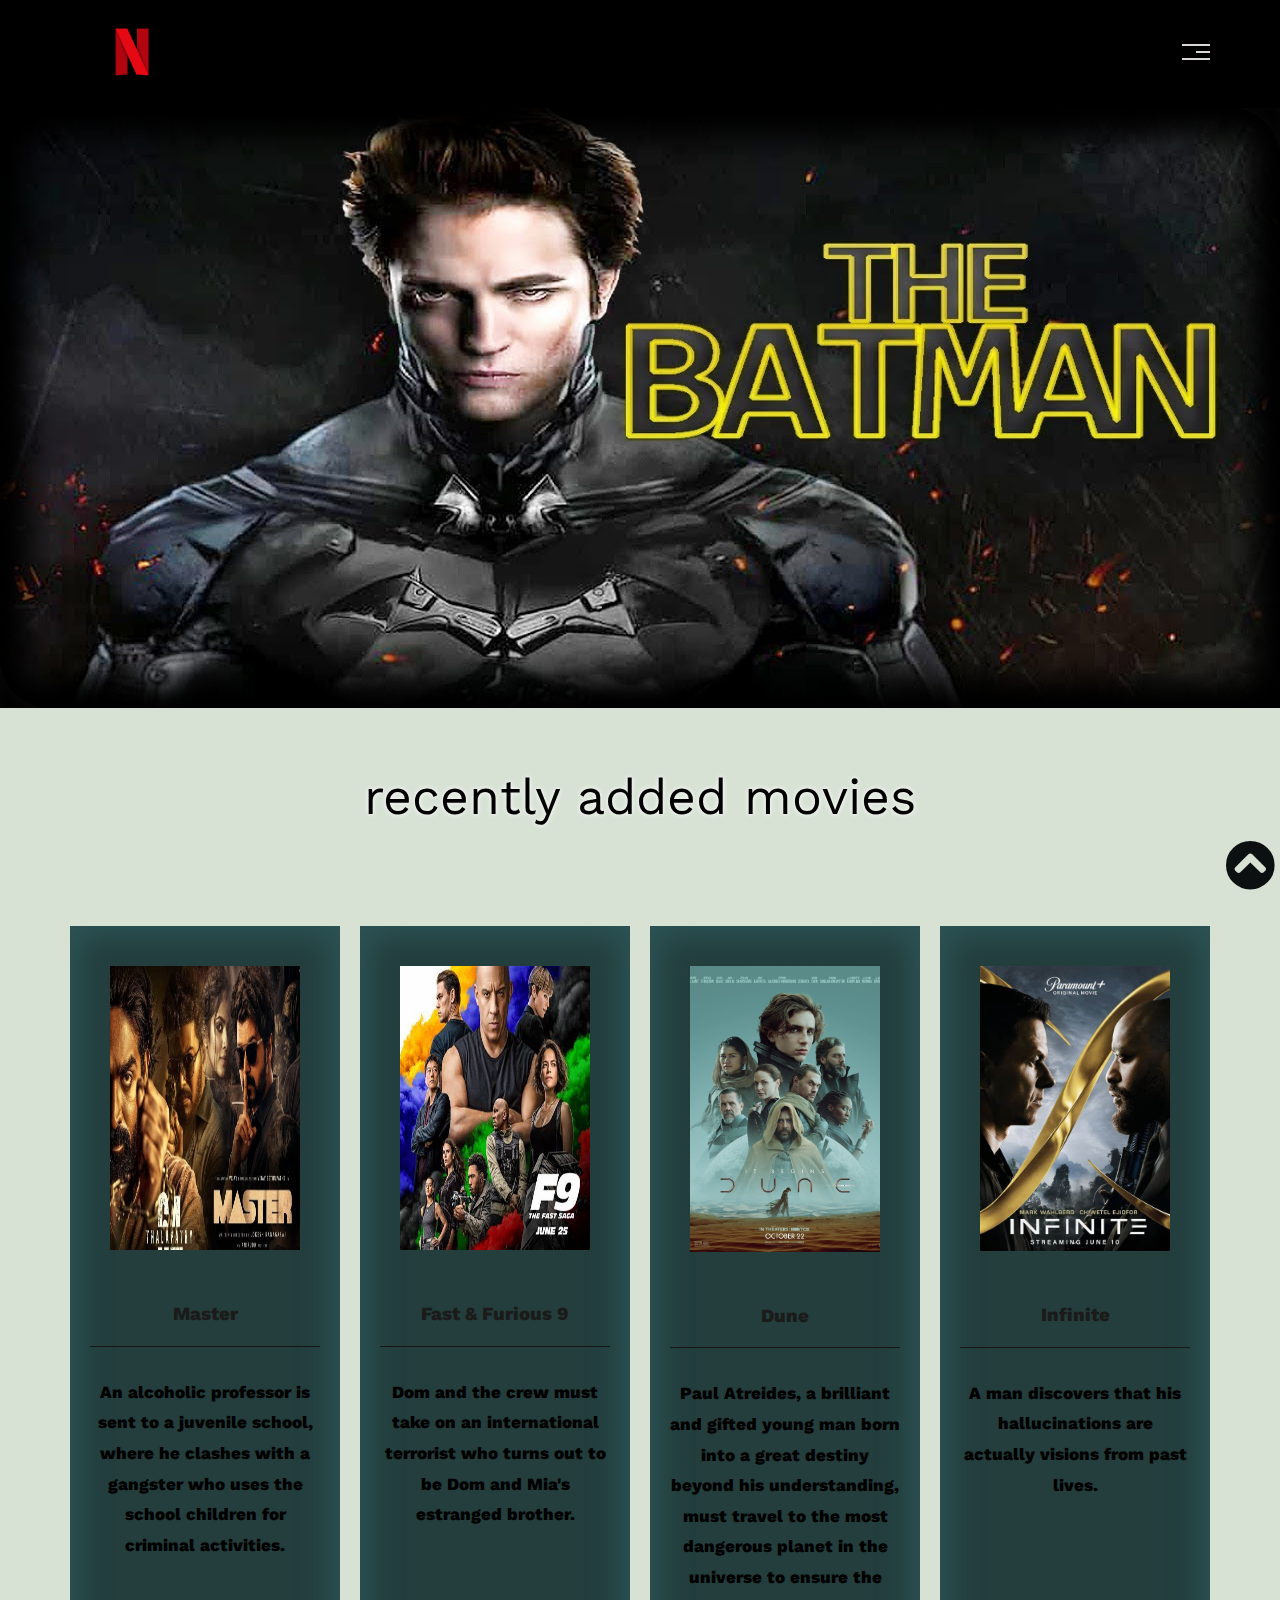
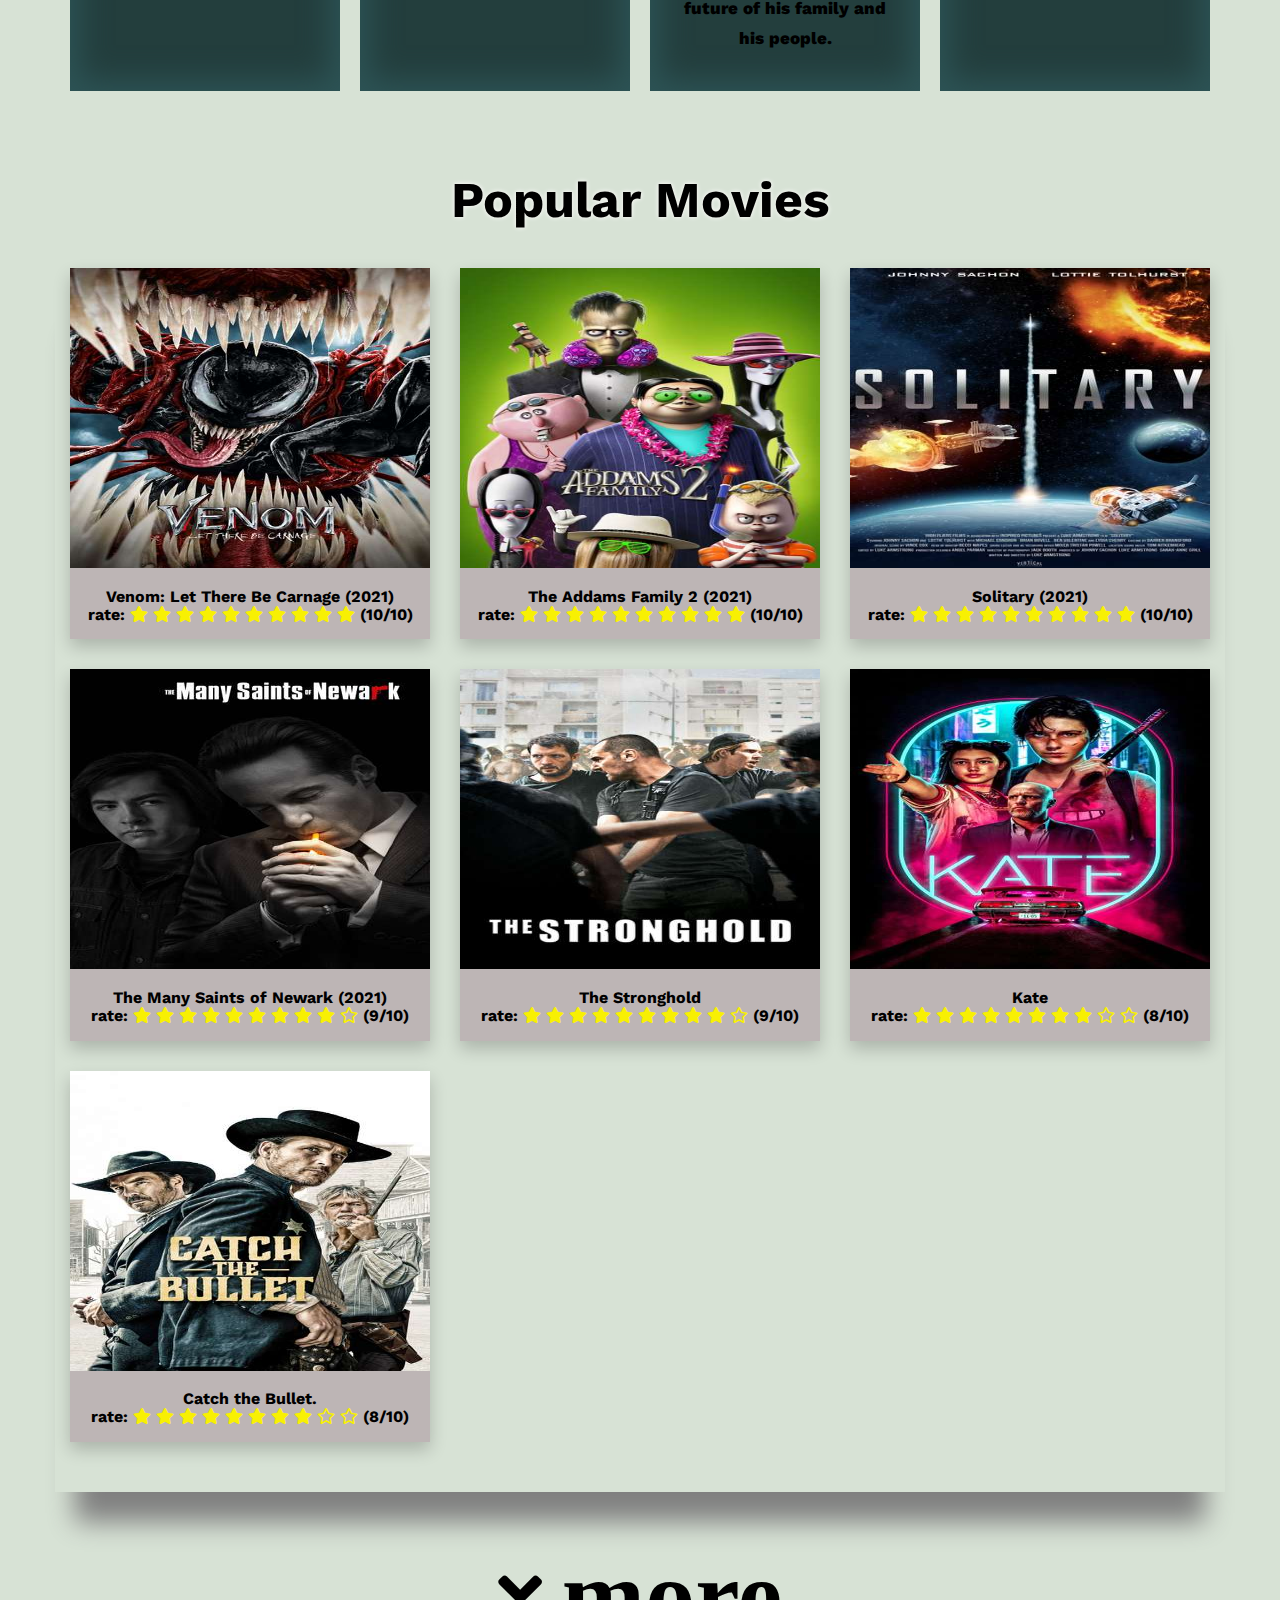
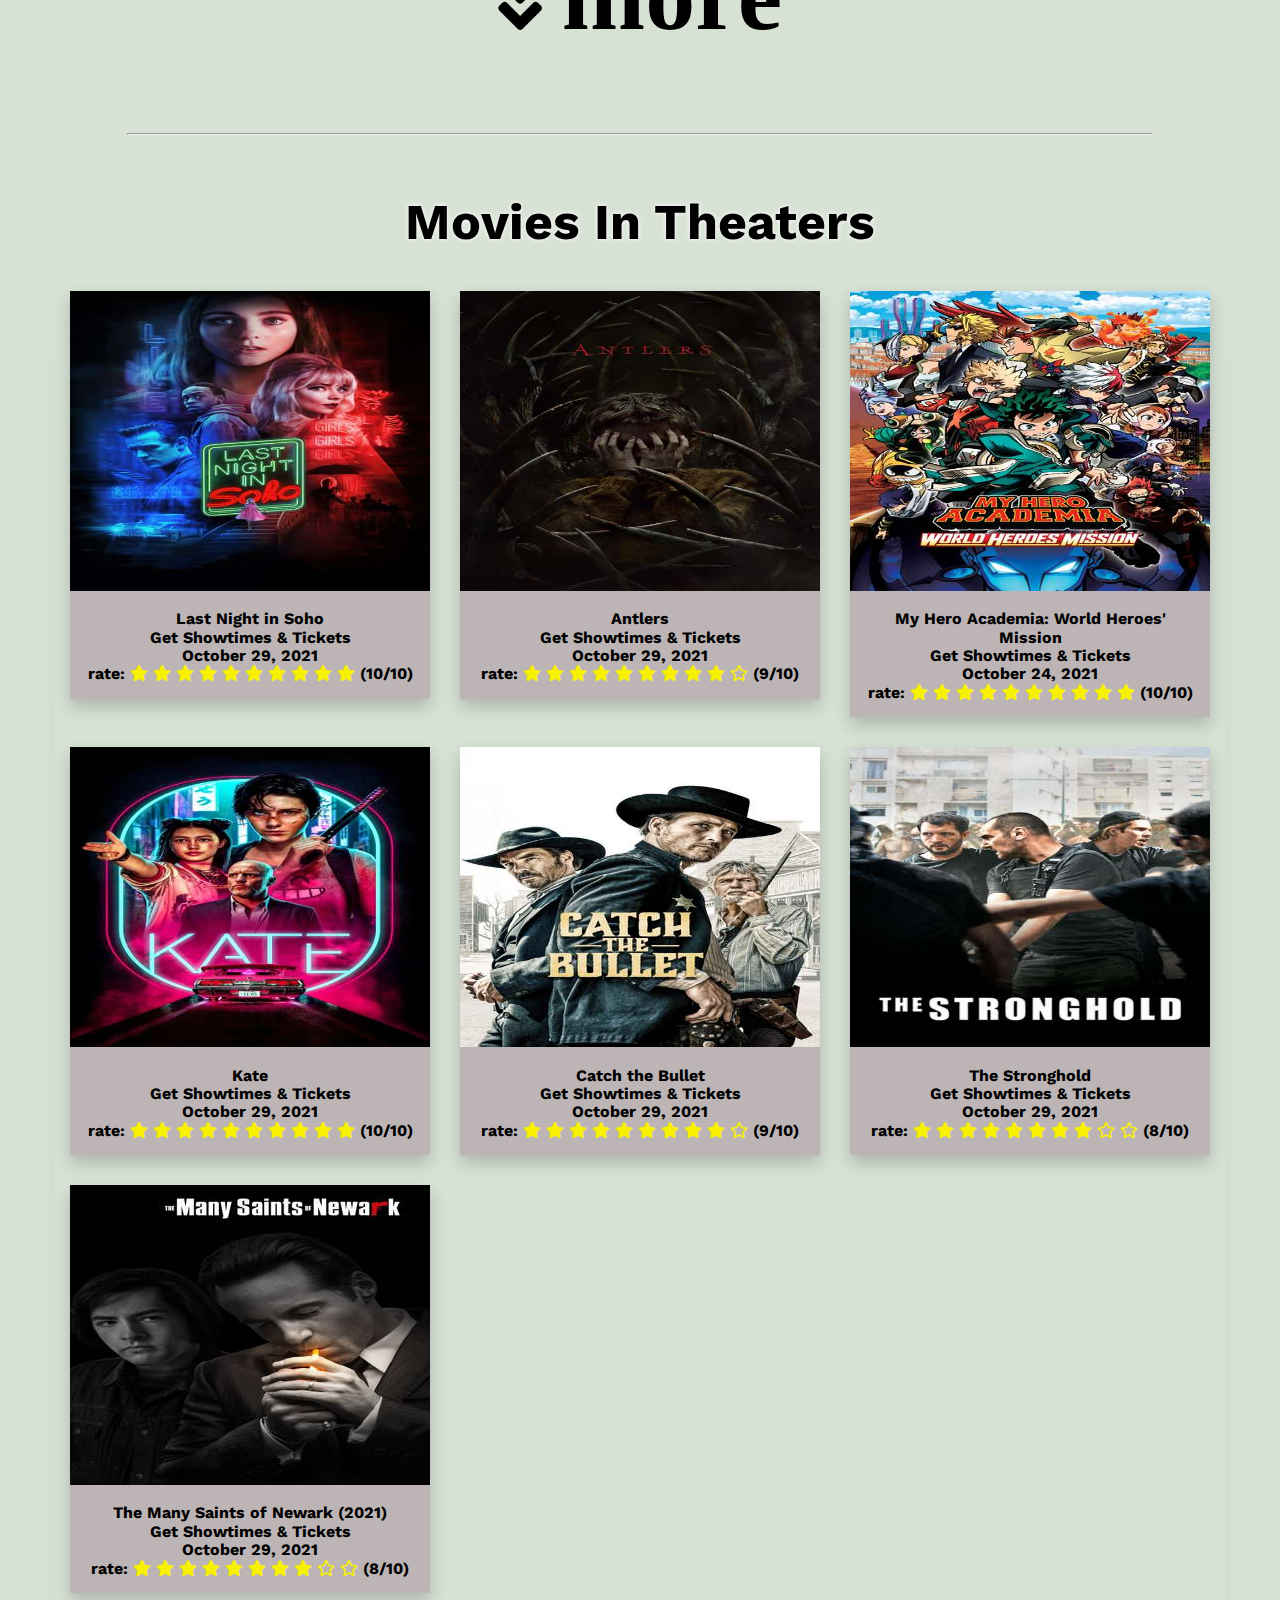
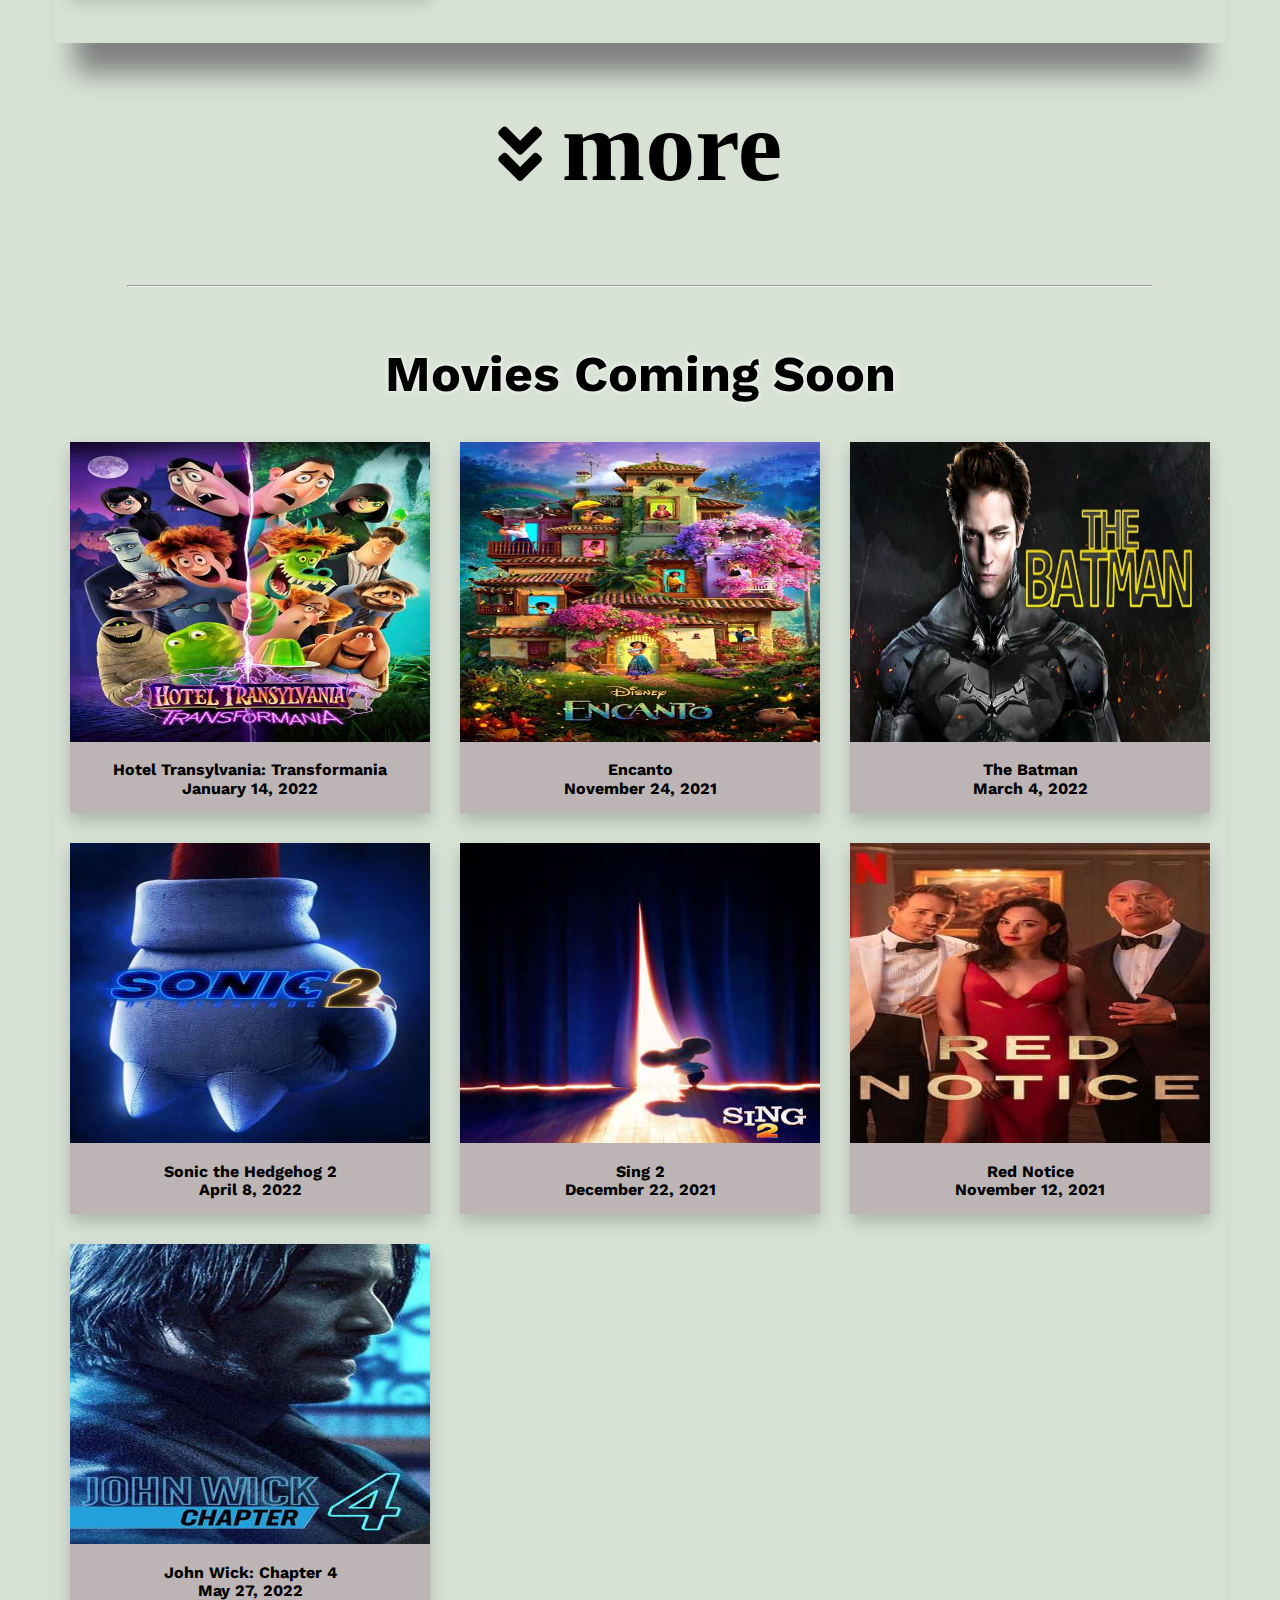
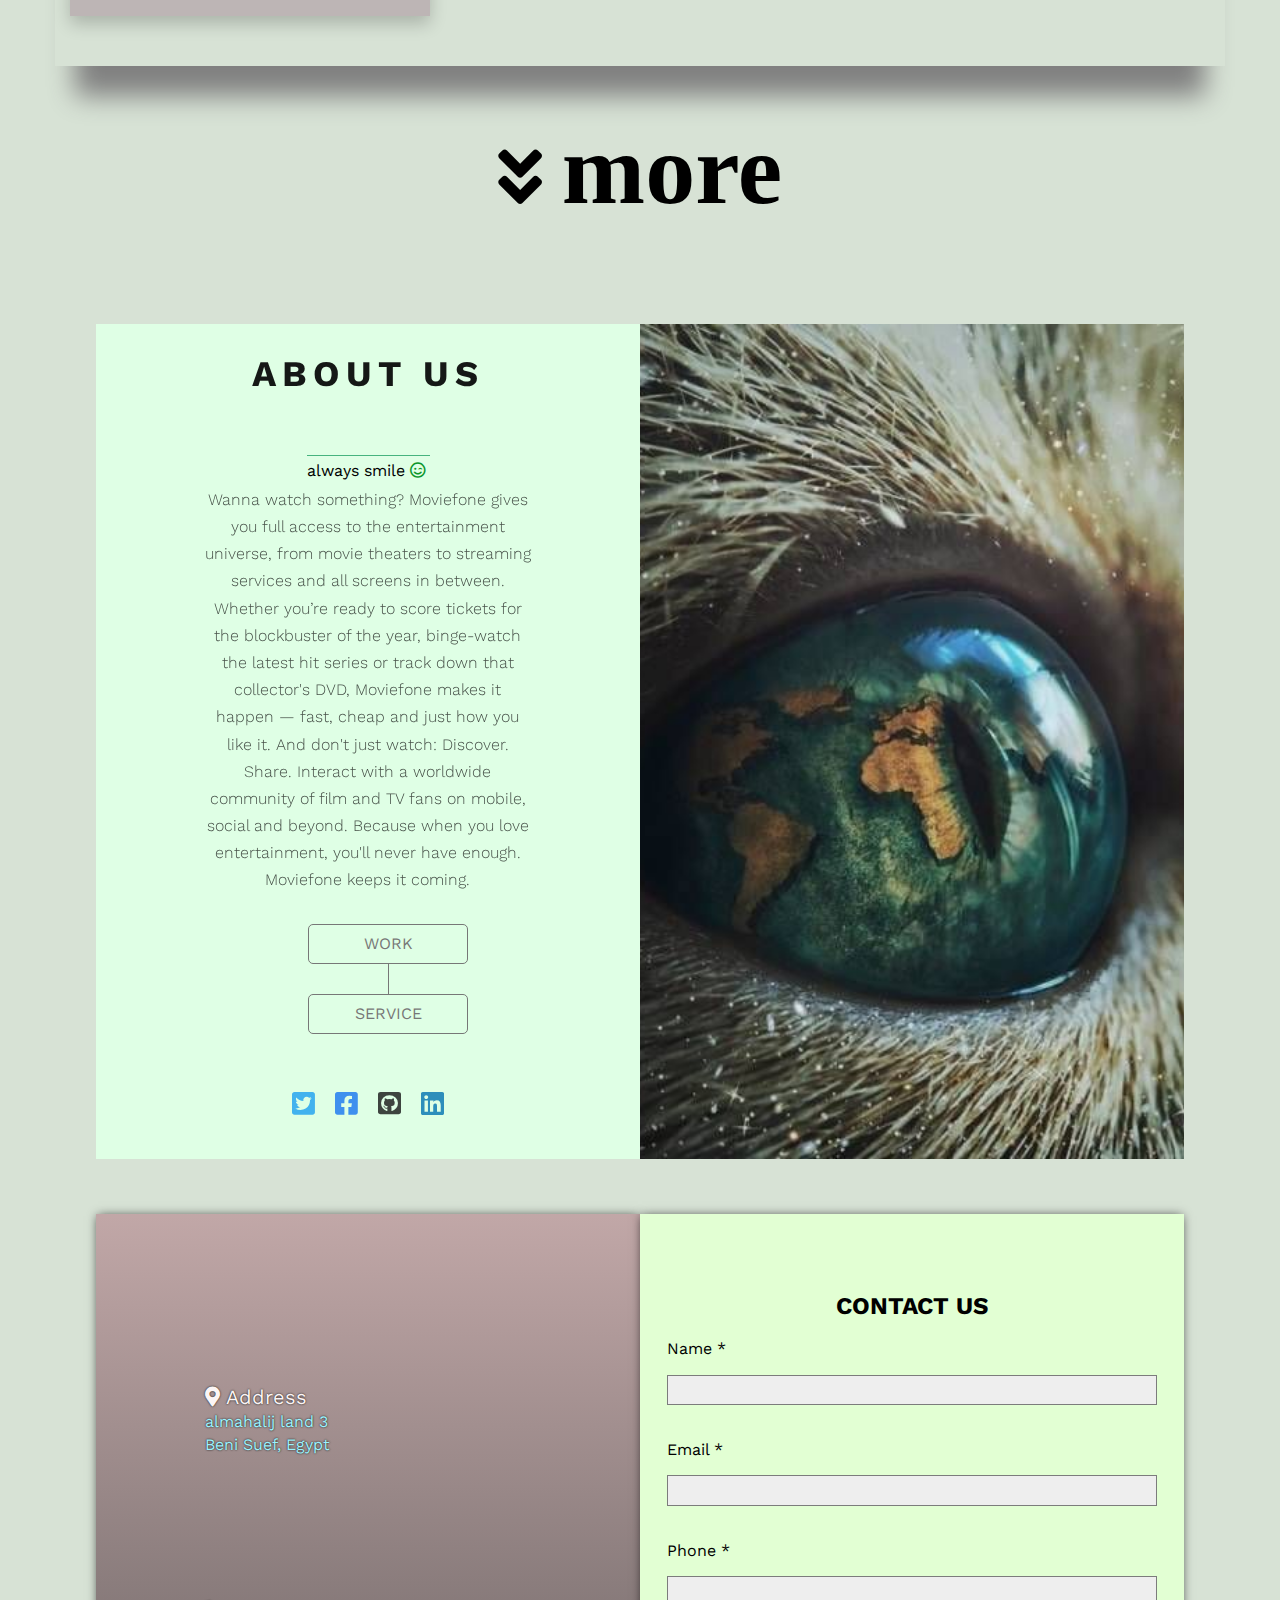
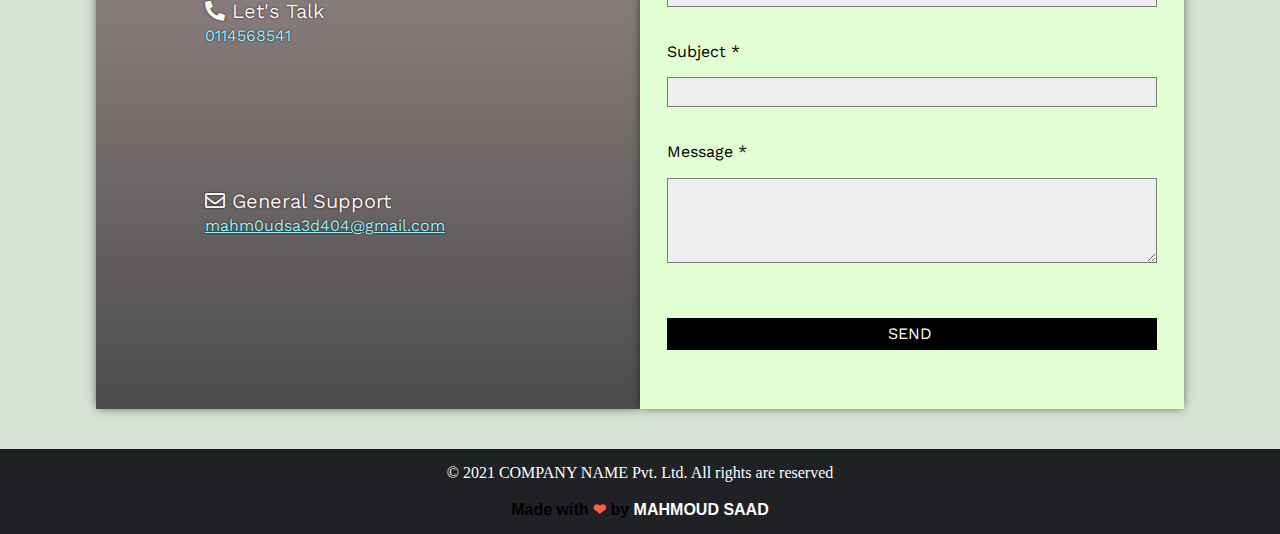
<file: build one/index.html>
<!DOCTYPE html>
<html lang="en">

<head>
    <meta charset="UTF-8">

    <meta http-equiv="X-UA-Compatible" content="IE=edge">
    <meta name="viewport" content="width=device-width, initial-scale=1.0">
    <link rel="stylesheet" href="css/css.css">
    <link rel="stylesheet" href="css/normal.css">
    <link rel="stylesheet" href="css/all.min.css">
    <!-- google font -->
    <link rel="preconnect" href="https://fonts.gstatic.com">
    <link href="https://fonts.googleapis.com/css2?family=Work+Sans:wght@200;300;400;500;600;700;800&display=swap" rel="stylesheet">
    <title>Document</title>
</head>

<body>
    <div class="up">
        <a href="#header"><i class="fa fa-chevron-circle-up " aria-hidden="true"></i></a>
    </div>
    <!-- start Header -->
    <div class="header" id="header">
        <div class="container">
            <a href="https://feto.egybest.online/" target="_blank">
                <img class="logo" src="photo/logo5.png" alt=""></a>
            <div class="links">
                <span class="icon">
                <span></span>
                <span></span>
                <span></span>
                </span>
                <ul>
                    <li>
                        <a href="#home">home</a>
                    </li>
                    <li class="dropdown">
                        <a href="#movie" class="dropbtn">Movie</a>
                        <div class="dropdown-content">
                            <a href="#Popular-Movies">Popular Movies</a>
                            <a href="#Movies-In-Theaters">Movies In Theaters</a>
                            <a href="#Movies-Coming-Soon">Movies Coming Soon</a>
                        </div>
                    </li>

                    <li>
                        <a href="#about">About Us</a>
                    </li>
                    <li>
                        <a href="#contact">Contact</a>
                    </li>
                    <li>
                        <a href="htmlpage/Sign_in.html">Log In</a>
                    </li>


                </ul>
            </div>
        </div>
    </div>
    <!-- end header -->
    <!-- start home -->

    <div class="home">
        <div id="photo">
            <img src="photo/movie1.jpg">
            <img src="photo/movie2.jpg">
            <img src="photo/movie3.jpeg">
            <img src="photo/movie3.jpg">
        </div>
    </div>
    <!-- end home -->
    <!-- start feat -->
    <div class="features">
        <div class="main">
            <p>
                recently added movies </p>
        </div>
        <div class="container">
            <a href="https://www.imdb.com/title/tt10579952/?ref_=nv_sr_srsg_0" target="_blank">
                <div class="feat">
                    <img src="photo/movie3.jpeg" alt="" style="height: 324px;">
                    <h3>Master</h3>
                    <p>An alcoholic professor is sent to a juvenile school, where he clashes with a gangster who uses the school children for criminal activities.</p>
                </div>
            </a>
            <a href="https://feto.egybest.online/movie/fast-and-furious-9-2021/?ref=home-trends" target="_blank">
                <div class="feat">
                    <img src="photo/movie1.jpg" alt="" style="height: 324px;">
                    <h3>Fast & Furious 9</h3>
                    <p>Dom and the crew must take on an international terrorist who turns out to be Dom and Mia's estranged brother.</p>
                </div>
            </a>
            <a href="https://feto.egybest.online/movie/dune-2021/?ref=home-trends" target="_blank">
                <div class="feat">
                    <img src="photo/movie5jpg.jpg" alt="">
                    <h3>Dune </h3>
                    <p>Paul Atreides, a brilliant and gifted young man born into a great destiny beyond his understanding, must travel to the most dangerous planet in the universe to ensure the future of his family and his people.</p>
                </div>
            </a>
            <a href="https://feto.egybest.online/movie/infinite-2021/" target="_blank">
                <div class="feat">
                    <img src="photo/movie2.jpg" alt="">
                    <h3>Infinite</h3>
                    <p>A man discovers that his hallucinations are actually visions from past lives.
                    </p>
                </div>
            </a>

        </div>
    </div>
    <!-- end feat -->
    <!-- start movies  -->
    <div class="movies" id="Popular-Movies">
        <div class="main">
            <p>
                Popular Movies </p>
        </div>
        <div class="container">
            <div class="content">
                <div class="dropdown_imge">
                    <div class="first">
                        <img src="photo/venom.jpg" alt="Venom: Let There Be Carnage (2021)">
                        <div class="desc">Venom: Let There Be Carnage (2021)
                            <br> rate: <span>
                                <i class="fas fa-star"></i>
                                <i class="fas fa-star"></i>
                                <i class="fas fa-star"></i>
                                <i class="fas fa-star"></i>
                                <i class="fas fa-star"></i>
                                <i class="fas fa-star"></i>
                                <i class="fas fa-star"></i>
                                <i class="fas fa-star"></i>
                                <i class="fas fa-star"></i>
                                <i class="fas fa-star"></i>
                                (10/10)
                                </span>
                        </div>
                    </div>
                    <div class="dropdown_imge-content">
                        <img src="photo/venom.jpg" alt="Venom: Let There Be Carnage (2021)">
                        <div class="desc">Tom Hardy returns to the big screen as the lethal protector Venom, one of Marvelâ€™s greatest and most complex characters. Directed by Andy Serkis, the film also stars Michelle Williams, Naomie Harris and Woody Harrelson, in the
                            role of the villain Cletus Kasady/Carnage.<br> rate: <span>
                                <i class="fas fa-star"></i>
                                <i class="fas fa-star"></i>
                                <i class="fas fa-star"></i>
                                <i class="fas fa-star"></i>
                                <i class="fas fa-star"></i>
                                <i class="fas fa-star"></i>
                                <i class="fas fa-star"></i>
                                <i class="fas fa-star"></i>
                                <i class="fas fa-star"></i>
                                <i class="fas fa-star"></i>
                                (10/10)
                                </span></div>
                    </div>
                </div>
                <div class="dropdown_imge">
                    <div class="first">
                        <img src="photo/the_addams.jpg" alt="Cinque Terre">
                        <div class="desc">The Addams Family 2 (2021)<br> rate: <span>
                            <i class="fas fa-star"></i>
                            <i class="fas fa-star"></i>
                            <i class="fas fa-star"></i>
                            <i class="fas fa-star"></i>
                            <i class="fas fa-star"></i>
                            <i class="fas fa-star"></i>
                            <i class="fas fa-star"></i>
                            <i class="fas fa-star"></i>
                            <i class="fas fa-star"></i>
                            <i class="fas fa-star"></i>
                            (10/10)
                            </span></div>
                    </div>
                    <div class="dropdown_imge-content">
                        <img src="photo/the_addams.jpg" alt="Cinque Terre">
                        <div class="desc">The Addams get tangled up in more wacky adventures and find themselves involved in hilarious run-ins with all sorts of unsuspecting characters.
                            <br> rate: <span>
                                <i class="fas fa-star"></i>
                                <i class="fas fa-star"></i>
                                <i class="fas fa-star"></i>
                                <i class="fas fa-star"></i>
                                <i class="fas fa-star"></i>
                                <i class="fas fa-star"></i>
                                <i class="fas fa-star"></i>
                                <i class="fas fa-star"></i>
                                <i class="fas fa-star"></i>
                                <i class="fas fa-star"></i>
                                (10/10)
                                </span></div>
                    </div>
                </div>
                <div class="dropdown_imge">
                    <div class="first">
                        <img src="photo/Solitary.jpg" alt="Solitary (2021)">
                        <div class="desc">Solitary (2021)<br> rate: <span>
                            <i class="fas fa-star"></i>
                            <i class="fas fa-star"></i>
                            <i class="fas fa-star"></i>
                            <i class="fas fa-star"></i>
                            <i class="fas fa-star"></i>
                            <i class="fas fa-star"></i>
                            <i class="fas fa-star"></i>
                            <i class="fas fa-star"></i>
                            <i class="fas fa-star"></i>
                            <i class="fas fa-star"></i>
                            (10/10)
                            </span></div>
                    </div>
                    <div class="dropdown_imge-content">
                        <img src="photo/Solitary.jpg" alt="Solitary (2021)">
                        <div class="desc">When Issac wakes up inside a room with no memory of how he got there, he discovers heâ€™s a prisoner sent into space to form Earthâ€™s first colony on another planet. The only thing worse than his fate is his unpredictable and
                            ruinous cellmate, Alana, who is determined to destroy everything, including Issac.<br> rate: <span>
                                <i class="fas fa-star"></i>
                                <i class="fas fa-star"></i>
                                <i class="fas fa-star"></i>
                                <i class="fas fa-star"></i>
                                <i class="fas fa-star"></i>
                                <i class="fas fa-star"></i>
                                <i class="fas fa-star"></i>
                                <i class="fas fa-star"></i>
                                <i class="fas fa-star"></i>
                                <i class="fas fa-star"></i>
                                (10/10)
                                </span></div>
                    </div>
                </div>
                <div class="dropdown_imge">
                    <div class="first">
                        <img src="photo/The Many Saints of Newark.jpg" alt="The Many Saints of Newark (2021)">
                        <div class="desc">The Many Saints of Newark (2021)<br> rate: <span>
                            <i class="fas fa-star"></i>
                            <i class="fas fa-star"></i>
                            <i class="fas fa-star"></i>
                            <i class="fas fa-star"></i>
                            <i class="fas fa-star"></i>
                            <i class="fas fa-star"></i>
                            <i class="fas fa-star"></i>
                            <i class="fas fa-star"></i>
                            <i class="fas fa-star"></i>
                            <i class="far fa-star"></i>
                            (9/10)
                            </span></div>
                    </div>
                    <div class="dropdown_imge-content">
                        <img src="photo/The Many Saints of Newark.jpg" alt="The Many Saints of Newark (2021)">
                        <div class="desc">Young Anthony Soprano is growing up in one of the most tumultuous eras in Newark, N.J., history, becoming a man just as rival gangsters start to rise up and challenge the all-powerful DiMeo crime family.<br> rate: <span>
                            <i class="fas fa-star"></i>
                            <i class="fas fa-star"></i>
                            <i class="fas fa-star"></i>
                            <i class="fas fa-star"></i>
                            <i class="fas fa-star"></i>
                            <i class="fas fa-star"></i>
                            <i class="fas fa-star"></i>
                            <i class="fas fa-star"></i>
                            <i class="fas fa-star"></i>
                            <i class="far fa-star"></i>
                            (9/10)
                            </span></div>
                    </div>
                </div>
                <div class="dropdown_imge">
                    <div class="first">
                        <img src="photo/The Stronghold.jpg" alt="The Stronghold">
                        <div class="desc">The Stronghold<br> rate: <span>
                            <i class="fas fa-star"></i>
                            <i class="fas fa-star"></i>
                            <i class="fas fa-star"></i>
                            <i class="fas fa-star"></i>
                            <i class="fas fa-star"></i>
                            <i class="fas fa-star"></i>
                            <i class="fas fa-star"></i>
                            <i class="fas fa-star"></i>
                            <i class="fas fa-star"></i>
                            <i class="far fa-star"></i>
                            (9/10)
                            </span></div>
                    </div>
                    <div class="dropdown_imge-content">
                        <img src="photo/The Stronghold.jpg" alt="The Stronghold">
                        <div class="desc">A police brigade working in the dangerous northern neighborhoods of Marseille, where the level of crime is higher than anywhere else in France.<br> rate: <span>
                            <i class="fas fa-star"></i>
                            <i class="fas fa-star"></i>
                            <i class="fas fa-star"></i>
                            <i class="fas fa-star"></i>
                            <i class="fas fa-star"></i>
                            <i class="fas fa-star"></i>
                            <i class="fas fa-star"></i>
                            <i class="fas fa-star"></i>
                            <i class="fas fa-star"></i>
                            <i class="far fa-star"></i>
                            (9/10)
                            </span></div>
                    </div>
                </div>
                <div class="dropdown_imge">
                    <div class="first">
                        <img src="photo/Kate.jpg" alt="Kate">
                        <div class="desc">Kate<br> rate: <span>
                            <i class="fas fa-star"></i>
                            <i class="fas fa-star"></i>
                            <i class="fas fa-star"></i>
                            <i class="fas fa-star"></i>
                            <i class="fas fa-star"></i>
                            <i class="fas fa-star"></i>
                            <i class="fas fa-star"></i>
                            <i class="fas fa-star"></i>
                            <i class="far fa-star"></i>
                            <i class="far fa-star"></i>
                            (8/10)
                            </span></div>
                    </div>
                    <div class="dropdown_imge-content">
                        <img src="photo/Kate.jpg" alt="Kate">
                        <div class="desc">After she's irreversibly poisoned, a ruthless criminal operative has less than 24 hours to exact revenge on her enemies and in the process forms an unexpected bond with the daughter of one of her past victims.<br> rate: <span>
                            <i class="fas fa-star"></i>
                            <i class="fas fa-star"></i>
                            <i class="fas fa-star"></i>
                            <i class="fas fa-star"></i>
                            <i class="fas fa-star"></i>
                            <i class="fas fa-star"></i>
                            <i class="fas fa-star"></i>
                            <i class="fas fa-star"></i>
                            <i class="far fa-star"></i>
                            <i class="far fa-star"></i>
                            (8/10)
                            </span></div>
                    </div>
                </div>
                <div class="dropdown_imge">
                    <div class="first">
                        <img src="photo/Catch the Bullet.jpg" alt="Catch the Bullet">
                        <div class="desc">Catch the Bullet. <br> rate: <span>
                            <i class="fas fa-star"></i>
                            <i class="fas fa-star"></i>
                            <i class="fas fa-star"></i>
                            <i class="fas fa-star"></i>
                            <i class="fas fa-star"></i>
                            <i class="fas fa-star"></i>
                            <i class="fas fa-star"></i>
                            <i class="fas fa-star"></i>
                            <i class="far fa-star"></i>
                            <i class="far fa-star"></i>
                            (8/10)
                            </span></div>
                    </div>
                    <div class="dropdown_imge-content">
                        <img src="photo/Catch the Bullet.jpg" alt="Catch the Bullet">
                        <div class="desc">U.S. marshal Britt MacMasters returns from a mission to find his father wounded and his son kidnapped by the outlaw Jed Blake. Hot on their trail, Britt forms a posse with a gunslinging deputy and a stoic Pawnee tracker. But Jed
                            and Britt tread dangerously close to the Red Desert’s Sioux territory.<br> rate: <span>
                                <i class="fas fa-star"></i>
                                <i class="fas fa-star"></i>
                                <i class="fas fa-star"></i>
                                <i class="fas fa-star"></i>
                                <i class="fas fa-star"></i>
                                <i class="fas fa-star"></i>
                                <i class="fas fa-star"></i>
                                <i class="fas fa-star"></i>
                                <i class="far fa-star"></i>
                                <i class="far fa-star"></i>
                                (8/10)
                                </span></div>
                    </div>
                </div>
            </div>
        </div>
        <div class="more">

            <i class="fas fa-angle-double-down"><a href="" >more</a></i>
        </div>
    </div>
    <hr style="position: relative;top:70px;width: 80%;">
    <div class="movies" id="Movies-In-Theaters">
        <div class="main">
            <p>
                Movies In Theaters </p>
        </div>
        <div class="container">
            <div class="content">
                <div class="dropdown_imge">
                    <div class="first">
                        <img src="photo/Last Night in Soho .jpg" alt="Last Night in Soho ">
                        <div class="desc">Last Night in Soho <br> Get Showtimes & Tickets <br> October 29, 2021 <br> rate: <span>
                            <i class="fas fa-star"></i>
                            <i class="fas fa-star"></i>
                            <i class="fas fa-star"></i>
                            <i class="fas fa-star"></i>
                            <i class="fas fa-star"></i>
                            <i class="fas fa-star"></i>
                            <i class="fas fa-star"></i>
                            <i class="fas fa-star"></i>
                            <i class="fas fa-star"></i>
                            <i class="fas fa-star"></i>
                            (10/10)
                            </span></div>
                    </div>
                    <div class="dropdown_imge-content">
                        <img src="photo/Last Night in Soho .jpg" alt="Last Night in Soho ">
                        <div class="desc">In acclaimed director Edgar Wrightâ€™s psychological thriller, Eloise, an aspiring fashion designer, is mysteriously able to enter the 1960s where she encounters a dazzling wannabe singer, Sandie. But the glamour is not all it
                            appears to be and the dreams of the past start to crack and splinter into something far darker. <br> rate: <span>
                                <i class="fas fa-star"></i>
                                <i class="fas fa-star"></i>
                                <i class="fas fa-star"></i>
                                <i class="fas fa-star"></i>
                                <i class="fas fa-star"></i>
                                <i class="fas fa-star"></i>
                                <i class="fas fa-star"></i>
                                <i class="fas fa-star"></i>
                                <i class="fas fa-star"></i>
                                <i class="fas fa-star"></i>
                                (10/10)
                                </span></div>
                    </div>
                </div>
                <div class="dropdown_imge">
                    <div class="first">
                        <img src="photo/Antlers .jpg" alt="Antlers ">
                        <div class="desc">Antlers <br> Get Showtimes & Tickets <br>October 29, 2021<br> rate: <span>
                            <i class="fas fa-star"></i>
                            <i class="fas fa-star"></i>
                            <i class="fas fa-star"></i>
                            <i class="fas fa-star"></i>
                            <i class="fas fa-star"></i>
                            <i class="fas fa-star"></i>
                            <i class="fas fa-star"></i>
                            <i class="fas fa-star"></i>
                            <i class="fas fa-star"></i>
                            <i class="far fa-star"></i>
                            (9/10)
                            </span></div>
                    </div>
                    <div class="dropdown_imge-content">
                        <img src="photo/Antlers .jpg" alt="Antlers ">
                        <div class="desc">A young teacher discovers that her troubled student's father and younger brother harbor a deadly supernatural secret. Taking the boy into her care, the teacher must fight for their survival against horrors beyond imagination.
                            <br> rate: <span>
                                <i class="fas fa-star"></i>
                                <i class="fas fa-star"></i>
                                <i class="fas fa-star"></i>
                                <i class="fas fa-star"></i>
                                <i class="fas fa-star"></i>
                                <i class="fas fa-star"></i>
                                <i class="fas fa-star"></i>
                                <i class="fas fa-star"></i>
                                <i class="fas fa-star"></i>
                                <i class="far fa-star"></i>
                                (9/10)
                                </span></div>
                    </div>
                </div>
                <div class="dropdown_imge">
                    <div class="first">
                        <img src="photo/My Hero Academia.jpg" alt="My Hero Academia: World Heroes' Mission (2021)">
                        <div class="desc">My Hero Academia: World Heroes' Mission <br> Get Showtimes & Tickets <br> October 24, 2021 <br> rate: <span>
                            <i class="fas fa-star"></i>
                            <i class="fas fa-star"></i>
                            <i class="fas fa-star"></i>
                            <i class="fas fa-star"></i>
                            <i class="fas fa-star"></i>
                            <i class="fas fa-star"></i>
                            <i class="fas fa-star"></i>
                            <i class="fas fa-star"></i>
                            <i class="fas fa-star"></i>
                            <i class="fas fa-star"></i>
                            (10/10)
                            </span></div>
                    </div>
                    <div class="dropdown_imge-content">
                        <img src="photo/My Hero Academia.jpg" alt="My Hero Academia: World Heroes' Mission (2021)">
                        <div class="desc">A mysterious group called Humarize strongly believes in the Quirk Singularity Doomsday theory which states that when quirks get mixed further in with future generations, that power will bring forth the end of humanity. In order
                            to save everyone, the Pro-Heroes around the world ask UA Academy heroes-in-training to assist them and form a world-classic selected hero team. <br> rate: <span>
                                <i class="fas fa-star"></i>
                                <i class="fas fa-star"></i>
                                <i class="fas fa-star"></i>
                                <i class="fas fa-star"></i>
                                <i class="fas fa-star"></i>
                                <i class="fas fa-star"></i>
                                <i class="fas fa-star"></i>
                                <i class="fas fa-star"></i>
                                <i class="fas fa-star"></i>
                                <i class="fas fa-star"></i>
                                (10/10)
                                </span></div>
                    </div>
                </div>
                <div class="dropdown_imge">
                    <div class="first">
                        <img src="photo/Kate.jpg" alt="Kate">
                        <div class="desc">Kate <br> Get Showtimes & Tickets <br>October 29, 2021 <br> rate: <span>
                            <i class="fas fa-star"></i>
                            <i class="fas fa-star"></i>
                            <i class="fas fa-star"></i>
                            <i class="fas fa-star"></i>
                            <i class="fas fa-star"></i>
                            <i class="fas fa-star"></i>
                            <i class="fas fa-star"></i>
                            <i class="fas fa-star"></i>
                            <i class="fas fa-star"></i>
                            <i class="fas fa-star"></i>
                            (10/10)
                            </span></div>
                    </div>
                    <div class="dropdown_imge-content">
                        <img src="photo/Kate.jpg" alt="Kate">
                        <div class="desc">After she's irreversibly poisoned, a ruthless criminal operative has less than 24 hours to exact revenge on her enemies and in the process forms an unexpected bond with the daughter of one of her past victims.
                            <br> rate: <span>
                                <i class="fas fa-star"></i>
                                <i class="fas fa-star"></i>
                                <i class="fas fa-star"></i>
                                <i class="fas fa-star"></i>
                                <i class="fas fa-star"></i>
                                <i class="fas fa-star"></i>
                                <i class="fas fa-star"></i>
                                <i class="fas fa-star"></i>
                                <i class="fas fa-star"></i>
                                <i class="fas fa-star"></i>
                                (10/10)
                                </span>
                        </div>
                    </div>
                </div>
                <div class="dropdown_imge">
                    <div class="first">
                        <img src="photo/Catch the Bullet.jpg" alt="Catch the Bullet">
                        <div class="desc">Catch the Bullet <br> Get Showtimes & Tickets <br>October 29, 2021<br> rate: <span>
                            <i class="fas fa-star"></i>
                            <i class="fas fa-star"></i>
                            <i class="fas fa-star"></i>
                            <i class="fas fa-star"></i>
                            <i class="fas fa-star"></i>
                            <i class="fas fa-star"></i>
                            <i class="fas fa-star"></i>
                            <i class="fas fa-star"></i>
                            <i class="fas fa-star"></i>
                            <i class="far fa-star"></i>
                            (9/10)
                            </span></div>
                    </div>
                    <div class="dropdown_imge-content">
                        <img src="photo/Catch the Bullet.jpg" alt="Catch the Bullet">
                        <div class="desc">U.S. marshal Britt MacMasters returns from a mission to find his father wounded and his son kidnapped by the outlaw Jed Blake. Hot on their trail, Britt forms a posse with a gunslinging deputy and a stoic Pawnee tracker. But Jed
                            and Britt tread dangerously close to the Red Desert’s Sioux territory.<br> rate: <span>
                                <i class="fas fa-star"></i>
                                <i class="fas fa-star"></i>
                                <i class="fas fa-star"></i>
                                <i class="fas fa-star"></i>
                                <i class="fas fa-star"></i>
                                <i class="fas fa-star"></i>
                                <i class="fas fa-star"></i>
                                <i class="fas fa-star"></i>
                                <i class="fas fa-star"></i>
                                <i class="far fa-star"></i>
                                (9/10)
                                </span></div>
                    </div>
                </div>

                <div class="dropdown_imge">
                    <div class="first">
                        <img src="photo/The Stronghold.jpg" alt="The Stronghold">
                        <div class="desc">The Stronghold <br> Get Showtimes & Tickets <br>October 29, 2021<br> rate: <span>
                            <i class="fas fa-star"></i>
                            <i class="fas fa-star"></i>
                            <i class="fas fa-star"></i>
                            <i class="fas fa-star"></i>
                            <i class="fas fa-star"></i>
                            <i class="fas fa-star"></i>
                            <i class="fas fa-star"></i>
                            <i class="fas fa-star"></i>
                            <i class="far fa-star"></i>
                            <i class="far fa-star"></i>
                            (8/10)
                            </span></div>
                    </div>
                    <div class="dropdown_imge-content">
                        <img src="photo/The Stronghold.jpg" alt="The Stronghold">
                        <div class="desc">A police brigade working in the dangerous northern neighborhoods of Marseille, where the level of crime is higher than anywhere else in France.<br> rate: <span>
                            <i class="fas fa-star"></i>
                            <i class="fas fa-star"></i>
                            <i class="fas fa-star"></i>
                            <i class="fas fa-star"></i>
                            <i class="fas fa-star"></i>
                            <i class="fas fa-star"></i>
                            <i class="fas fa-star"></i>
                            <i class="fas fa-star"></i>
                            <i class="far fa-star"></i>
                            <i class="far fa-star"></i>
                            (8/10)
                            </span></div>
                    </div>
                </div>

                <div class="dropdown_imge">
                    <div class="first">
                        <img src="photo/The Many Saints of Newark.jpg" alt="The Many Saints of Newark (2021)">
                        <div class="desc">The Many Saints of Newark (2021) <br> Get Showtimes & Tickets <br>October 29, 2021<br> rate: <span>
                            <i class="fas fa-star"></i>
                            <i class="fas fa-star"></i>
                            <i class="fas fa-star"></i>
                            <i class="fas fa-star"></i>
                            <i class="fas fa-star"></i>
                            <i class="fas fa-star"></i>
                            <i class="fas fa-star"></i>
                            <i class="fas fa-star"></i>
                            <i class="far fa-star"></i>
                            <i class="far fa-star"></i>
                            (8/10)
                            </span></div>
                    </div>
                    <div class="dropdown_imge-content">
                        <img src="photo/The Many Saints of Newark.jpg" alt="The Many Saints of Newark (2021)">
                        <div class="desc">Young Anthony Soprano is growing up in one of the most tumultuous eras in Newark, N.J., history, becoming a man just as rival gangsters start to rise up and challenge the all-powerful DiMeo crime family.<br> rate: <span>
                            <i class="fas fa-star"></i>
                            <i class="fas fa-star"></i>
                            <i class="fas fa-star"></i>
                            <i class="fas fa-star"></i>
                            <i class="fas fa-star"></i>
                            <i class="fas fa-star"></i>
                            <i class="fas fa-star"></i>
                            <i class="fas fa-star"></i>
                            <i class="far fa-star"></i>
                            <i class="far fa-star"></i>
                            (8/10)
                            </span></div>
                    </div>
                </div>
            </div>
        </div>
        <div class="more">

            <i class="fas fa-angle-double-down"><a href="" >more</a></i>
        </div>
    </div>
    <hr style="position: relative;top:70px;width: 80%;">
    <div class="movies" id="Movies-Coming-Soon">
        <div class="main">
            <p>
                Movies Coming Soon </p>
        </div>
        <div class="container">
            <div class="content">
                <div class="dropdown_imge">
                    <div class="first">
                        <img src="photo/Hotel Transylvania.jpg" alt="Hotel Transylvania: Transformania (2022) ">
                        <div class="desc">Hotel Transylvania: Transformania <br> January 14, 2022</div>
                    </div>
                    <div class="dropdown_imge-content">
                        <img src="photo/Hotel Transylvania.jpg" alt="Hotel Transylvania: Transformania (2022)">
                        <div class="desc">When Van Helsing's mysterious invention, the "Monsterfication Ray," goes haywire, Drac and his monster pals are all transformed into humans, and Johnny becomes a monster. In their new mismatched bodies, Drac and Johnny must team
                            up and race across the globe to find a cure before it's too late, and before they drive each other crazy.</div>
                    </div>
                </div>
                <div class="dropdown_imge">
                    <div class="first">
                        <img src="photo/Encanto .jpg" alt="Encanto  ">
                        <div class="desc">Encanto <br> November 24, 2021</div>
                    </div>
                    <div class="dropdown_imge-content">
                        <img src="photo/Encanto .jpg" alt="Encanto  ">
                        <div class="desc">The tale of an extraordinary family, the Madrigals, who live hidden in the mountains of Colombia, in a magical house, in a vibrant town, in a wondrous, charmed place called an Encanto.</div>
                    </div>
                </div>
                <div class="dropdown_imge">
                    <div class="first">
                        <img src="photo/movie3.jpg" alt="The Batman">
                        <div class="desc">The Batman <br> March 4, 2022</div>
                    </div>
                    <div class="dropdown_imge-content">
                        <img src="photo/movie3.jpg" alt="The Batman">
                        <div class="desc">From Warner Bros. Pictures comes Matt Reeves' "The Batman," starring Robert Pattinson in the dual role of Gotham City's vigilante detective and his alter ego, reclusive billionaire Bruce Wayne.</div>
                    </div>
                </div>
                <div class="dropdown_imge">
                    <div class="first">
                        <img src="photo/Sonic the Hedgehog 2.jpg" alt="Sonic the Hedgehog 2">
                        <div class="desc">Sonic the Hedgehog 2 <br> April 8, 2022</div>
                    </div>
                    <div class="dropdown_imge-content">
                        <img src="photo/Sonic the Hedgehog 2.jpg" alt="Sonic the Hedgehog 2">
                        <div class="desc">When the evil Dr. Robotnik and his sidekick Knuckles make an unexpected visit to Earth on the search for an all-powerful emerald, Sonic joins forces with a new ally named Tails and embarks on a journey to find the emerald before
                            it falls into the wrong hands.</div>
                    </div>
                </div>
                <div class="dropdown_imge">
                    <div class="first">
                        <img src="photo/Sing 2.jpg" alt="Sing 2">
                        <div class="desc">Sing 2 <br> December 22, 2021</div>
                    </div>
                    <div class="dropdown_imge-content">
                        <img src="photo/Sing 2.jpg" alt="Sing 2">
                        <div class="desc">Buster and his new cast now have their sights set on debuting a new show at the Crystal Tower Theater in glamorous Redshore City. But with no connections, he and his singers must sneak into the Crystal Entertainment offices, run
                            by the ruthless wolf mogul Jimmy Crystal, where the gang pitches the ridiculous idea of casting the lion rock legend Clay Calloway in their show. </div>
                    </div>
                </div>
                <div class="dropdown_imge">
                    <div class="first">
                        <img src="photo/Red Notice.jpg" alt="Red Notice">
                        <div class="desc">Red Notice <br> November 12, 2021</div>
                    </div>
                    <div class="dropdown_imge-content">
                        <img src="photo/Red Notice.jpg" alt="Red Notice">
                        <div class="desc">An Interpol-issued Red Notice is a global alert to hunt and capture the world's most wanted. But when a daring heist brings together the FBI's top profiler and two rival criminals, there's no telling what will happen.</div>
                    </div>
                </div>

                <div class="dropdown_imge">
                    <div class="first">
                        <img src="photo/john.jpg" alt="John Wick Chapter 4 (2021)">
                        <div class="desc">John Wick: Chapter 4 <br> May 27, 2022</div>
                    </div>
                    <div class="dropdown_imge-content">
                        <img src="photo/john.jpg" alt="John Wick Chapter 4 (2021)">
                        <div class="desc">Young Anthony Soprano is growing up in one of the most tumultuous eras in Newark, N.J., history, becoming a man just as rival gangsters start to rise up and challenge the all-powerful DiMeo crime family.</div>
                    </div>
                </div>
            </div>
        </div>

        <div class="more">

            <i class="fas fa-angle-double-down"><a href="" >more</a></i>
        </div>
    </div>


    <!-- end movies -->
    <br><br><br>
    <!-- start about -->
    <section id="about">


        <div class="content1">
            <h2>About Us</h2>
            <span>always smile <i class="far fa-smile-wink" style="color: rgb(11, 150, 43);"></i>
            </span>

            <p>Wanna watch something? Moviefone gives you full access to the entertainment universe, from movie theaters to streaming services and all screens in between. Whether you’re ready to score tickets for the blockbuster of the year, binge-watch
                the latest hit series or track down that collector's DVD, Moviefone makes it happen — fast, cheap and just how you like it. And don't just watch: Discover. Share. Interact with a worldwide community of film and TV fans on mobile, social
                and beyond. Because when you love entertainment, you'll never have enough. Moviefone keeps it coming.</p>

            <ul class="links1">
                <li><a href="#">work</a></li>

                <div class="vertical-line1"></div>

                <li><a href="#">service</a></li>


            </ul>

            <ul class="icons1">
                <li>
                    <a href="https://twitter.com/" target="_blank"><i class="fab fa-twitter-square" style="color: rgb(27,159,241);"></i></a>
                </li>
                <li>
                    <a href="https://twitter.com/" target="_blank"><i class="fab fa-facebook-square" style="color: rgb(23,117,241);"></i></a>
                </li>
                <li>
                    <a href="https://github.com/" target="_blank"><i class="fab fa-github-square" style="color: rgb(22,22,22);"></i></a>
                </li>
                <li>
                    <a href="https://www.linkedin.com/in/mahmoud-saad-mahmoud-98790a20a/" target="_blank"><i class="fab fa-linkedin" style="color: rgb(1,115,177);"></i></a>
                </li>
            </ul>
        </div>
        <div class="image1">
            <!-- image here -->
        </div>
    </section>
    <!-- end about -->
    <!-- start contact -->
    <section id="contact">
        <div class="contact-parent">
            <div class=" child1 ">
                <p>
                    <i class="fas fa-map-marker-alt "></i> Address <br />
                    <span> 
                    almahalij land 3
                      <br />
                      Beni Suef, Egypt 

                     </span>
                </p>

                <p>
                    <i class="fas fa-phone-alt "></i> Let's Talk <br />
                    <span> 0114568541</span>
                </p>

                <p>
                    <i class=" far fa-envelope "></i> General Support <br />
                    <span><a href="https://mail.google.com/mail/u/0/#inbox" style="color: #9df2fd;;"  >mahm0udsa3d404@gmail.com </a></span>
                </p>
            </div>

            <div class=" child2 ">
                <div class="inside-contact ">
                    <h2>Contact Us</h2>


                    <p>Name *</p>
                    <input id="txt_name " type="text " Required="required ">

                    <p>Email *</p>
                    <input id="txt_email " type="text " Required="required ">

                    <p>Phone *</p>
                    <input id="txt_phone " type="text " Required="required ">

                    <p>Subject *</p>
                    <input id="txt_subject " type="text " Required="required ">

                    <p>Message *</p>
                    <textarea id="txt_message " rows="4 " cols="20 " Required="required "></textarea>

                    <input type="submit" id="btn_send " value="SEND ">
                </div>
            </div>
        </div>
    </section>
    <!-- end contact -->
    <!-- start footer -->
    <footer class="footer">
        © 2021 COMPANY NAME Pvt. Ltd. All rights are reserved<br><br>
        <div class="credit">Made with <span style="color:tomato">❤</span> by <a href="https://www.facebook.com/profile.php?id=100008788487797">MAHMOUD SAAD</a></div>
    </footer>
    <!-- end footer -->
</body>

</html>
</file>
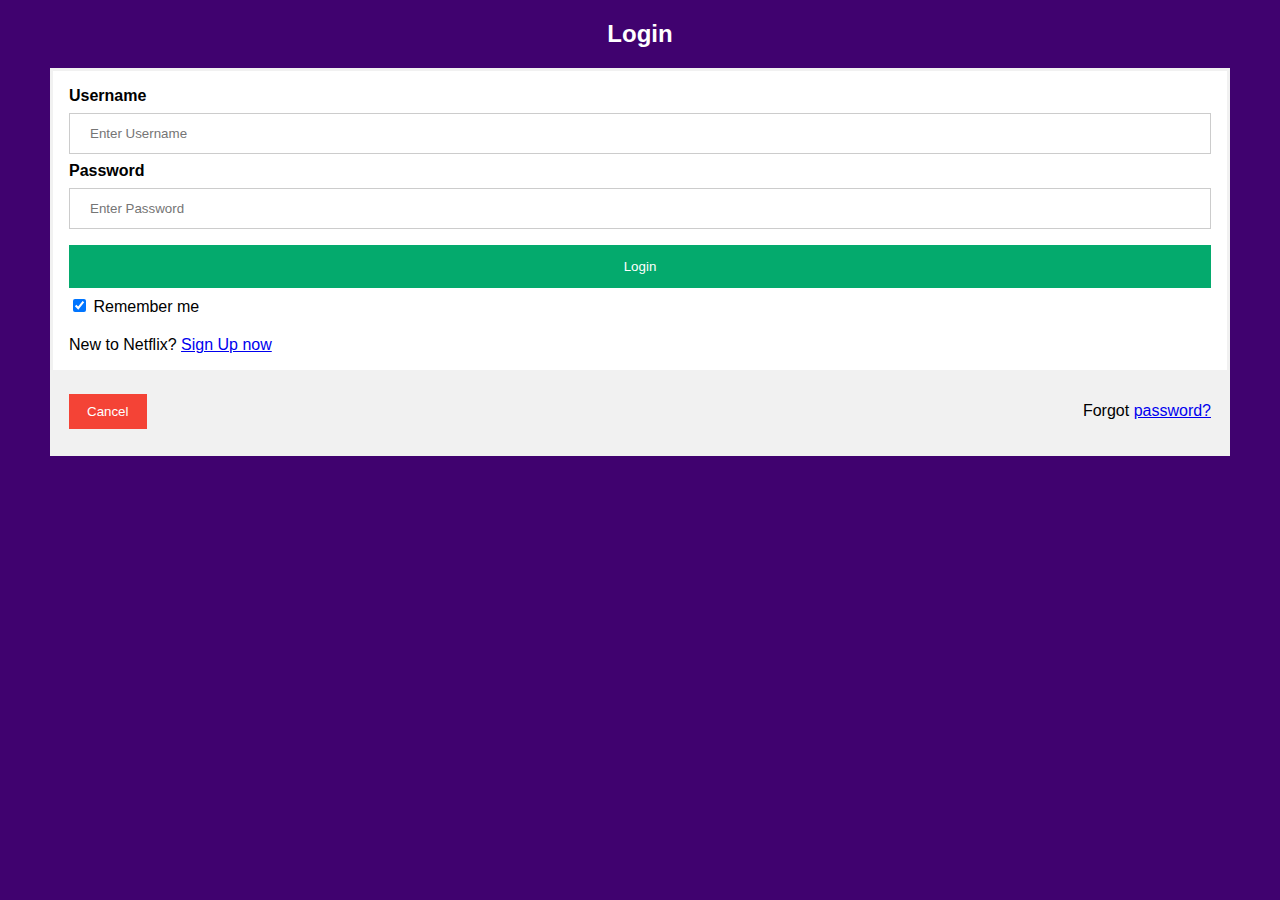
<file: build one/htmlpage/Sign_in.html>
<!DOCTYPE html>
<html>

<head>
    <meta name="viewport" content="width=device-width, initial-scale=1">
    <style>
        body {
            font-family: Arial, Helvetica, sans-serif;
            margin-left: 50px;
            margin-right: 50px;
            background-color: rgb(64, 2, 111);
        }
        
        form {
            border: 3px solid #f1f1f1;
            background-color: rgb(255, 255, 255);
        }
        
        input[type=text],
        input[type=password] {
            width: 100%;
            padding: 12px 20px;
            margin: 8px 0;
            display: inline-block;
            border: 1px solid #ccc;
            box-sizing: border-box;
        }
        
        button {
            background-color: #04AA6D;
            color: white;
            padding: 14px 20px;
            margin: 8px 0;
            border: none;
            cursor: pointer;
            width: 100%;
        }
        
        button:hover {
            opacity: 0.8;
        }
        
        .cancelbtn {
            width: auto;
            padding: 10px 18px;
            background-color: #f44336;
        }
        
        .container {
            padding: 16px;
        }
        
        span.psw {
            float: right;
            padding-top: 16px;
        }
        /* Change styles for span and cancel button on extra small screens */
        
        @media screen and (max-width: 300px) {
            span.psw {
                display: block;
                float: none;
            }
            .cancelbtn {
                width: 100%;
            }
        }
        
        .up {
            padding-top: 20px;
        }
    </style>
</head>

<body>
    <center>
        <h2 style="color: white;">Login </h2>
    </center>

    <form>


        <div class="container">
            <label for="uname"><b>Username</b></label>
            <input type="text" placeholder="Enter Username" name="uname" required>

            <label for="psw"><b>Password</b></label>
            <input type="password" placeholder="Enter Password" name="psw" required>

            <button type="submit">Login</button>
            <label>
      <input type="checkbox" checked="checked" name="remember"> Remember me
    </label>
            <div class="up">
                New to Netflix?
                <a href="Sign_Up.html">Sign Up now</a>
            </div>
        </div>

        <div class="container" style="background-color:#f1f1f1">
            <a href="index.html"><button type="button" class="cancelbtn">Cancel</button></a>
            <span class="psw">Forgot <a href="#">password?</a></span>
        </div>
    </form>

</body>

</html>
</file>
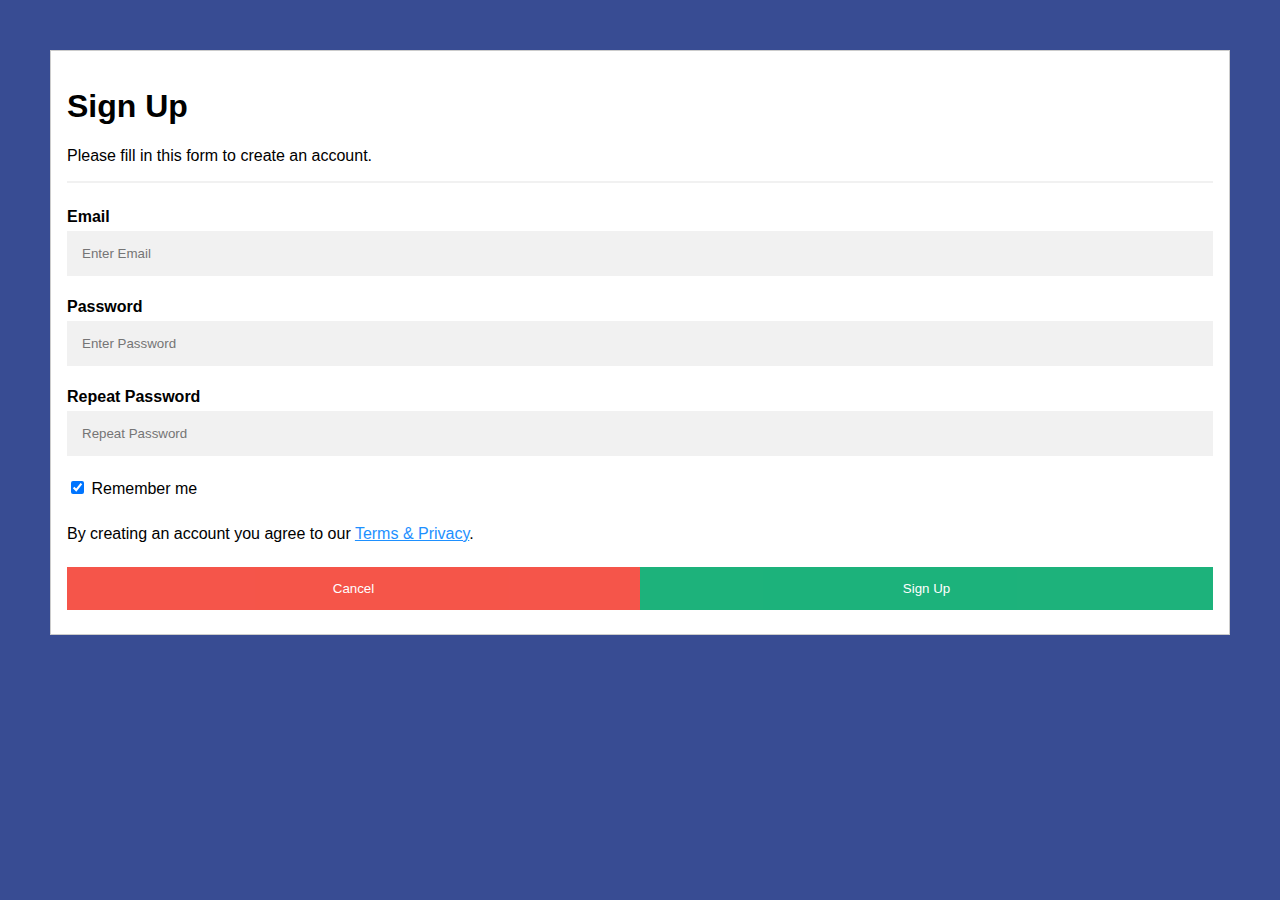
<file: build one/htmlpage/Sign_Up.html>
<!DOCTYPE html>
<html>
<style>
    body {
        font-family: Arial, Helvetica, sans-serif;
        margin: 50px;
        background-color: rgb(56, 76, 147);
    }
    
    * {
        box-sizing: border-box
    }
    /* Full-width input fields */
    
    input[type=text],
    input[type=password] {
        width: 100%;
        padding: 15px;
        margin: 5px 0 22px 0;
        display: inline-block;
        border: none;
        background: #f1f1f1;
    }
    
    input[type=text]:focus,
    input[type=password]:focus {
        background-color: #ddd;
        outline: none;
    }
    
    hr {
        border: 1px solid #f1f1f1;
        margin-bottom: 25px;
    }
    /* Set a style for all buttons */
    
    button {
        background-color: #04AA6D;
        color: white;
        padding: 14px 20px;
        margin: 8px 0;
        border: none;
        cursor: pointer;
        width: 100%;
        opacity: 0.9;
    }
    
    button:hover {
        opacity: 1;
    }
    /* Extra styles for the cancel button */
    
    .cancelbtn {
        padding: 14px 20px;
        background-color: #f44336;
    }
    /* Float cancel and signup buttons and add an equal width */
    
    .cancelbtn,
    .signupbtn {
        float: left;
        width: 50%;
    }
    /* Add padding to container elements */
    
    .container {
        padding: 16px;
    }
    /* Clear floats */
    
    .clearfix::after {
        content: "";
        clear: both;
        display: table;
    }
    /* Change styles for cancel button and signup button on extra small screens */
    
    @media screen and (max-width: 300px) {
        .cancelbtn,
        .signupbtn {
            width: 100%;
        }
    }
</style>

<body>

    <form action="/action_page.php" style="border:1px solid #ccc; background-color:white">
        <div class="container">
            <h1>Sign Up</h1>
            <p>Please fill in this form to create an account.</p>
            <hr>

            <label for="email"><b>Email</b></label>
            <input type="text" placeholder="Enter Email" name="email" required>

            <label for="psw"><b>Password</b></label>
            <input type="password" placeholder="Enter Password" name="psw" required>

            <label for="psw-repeat"><b>Repeat Password</b></label>
            <input type="password" placeholder="Repeat Password" name="psw-repeat" required>

            <label>
      <input type="checkbox" checked="checked" name="remember" style="margin-bottom:15px"> Remember me
    </label>

            <p>By creating an account you agree to our <a href="#" style="color:dodgerblue">Terms & Privacy</a>.</p>

            <div class="clearfix">
                <a href="index.html"><button type="button" class="cancelbtn">Cancel</button></a>
                <button type="submit" class="signupbtn">Sign Up</button>
            </div>
        </div>
    </form>

</body>

</html>
</file>
<file: build one/css/css.css>
* {
    -webkit-box-sizing: border-box;
    -moz-box-sizing: border-box;
    box-sizing: border-box;
}


/* Scroll 5 */

body::-webkit-scrollbar {
    width: 11px;
}

body::-webkit-scrollbar-track {
    background-color: rgb(64, 67, 67);
}

body::-webkit-scrollbar-thumb {
    background-image: linear-gradient(45deg, #00aeff, #a68eff);
    border-radius: 10px;
}

.up i {
    color: rgb(13, 16, 17);
    font-size: 50px;
    position: fixed;
    z-index: 1;
    bottom: 10px;
    right: 5px;
}


/*scroll*/

html {
    scroll-behavior: smooth;
}

body {
    font-family: "Work Sans", sans-serif;
    background-color: rgb(215, 226, 213);
}

.container {
    padding-left: 15px;
    padding-right: 15px;
    margin-left: auto;
    margin-right: auto;
}


/* small */

@media (min-width:768px) {
    .container {
        width: 750px;
    }
}


/* medium */

@media (min-width:992px) {
    .container {
        width: 970px;
    }
}


/* large */

@media (min-width:1200px) {
    .container {
        width: 1170px;
    }
}


/* end global rules */


/* start header */

.header {
    padding: 20px;
    width: 100%;
    z-index: 1;
    background-color: rgb(0, 0, 0);
}

.header .container {
    display: flex;
    justify-content: space-between;
    align-items: center;
}

.header .logo {
    width: 123px;
    height: 64px;
}

.header .links {
    position: relative;
    right: 0px;
}

.header .links:hover .icon span:nth-child(2) {
    width: 100%;
}

.header .links .icon {
    width: 28px;
    display: flex;
    flex-wrap: wrap;
    justify-content: flex-end;
}

.header .links .icon span {
    background-color: rgb(221, 214, 214);
    margin-bottom: 5px;
    height: 2px;
}

.header .links .icon span:first-child {
    width: 100%;
}

.header .links .icon span:nth-child(2) {
    width: 50%;
    transition: 0.4s;
}

.header .links .icon span:last-child {
    width: 100%;
}

.header .links ul {
    list-style: none;
    margin: 0;
    padding: 0;
    background-color: rgb(99, 100, 101);
    position: absolute;
    right: 0;
    min-width: 200px;
    top: calc(100% + 15px);
    display: none;
    z-index: 1;
}

.header .links ul::before {
    content: "";
    border-width: 10px;
    border-style: solid;
    border-color: transparent transparent #f6f6f6 transparent;
    position: absolute;
    right: 5px;
    top: -20px;
}

.header .links:hover ul {
    display: block;
}

.header .links ul li a {
    display: block;
    padding: 15px;
    text-decoration: none;
    color: #c5d69b;
    transition: 0.3s;
}

.header .links ul li a:hover {
    padding-left: 30px;
    background-color: red;
}

.header .links ul li:not(:last-child) a {
    border-bottom: 1px solid #ddd;
}

@media (max-width:768px) {
    .header .links:hover ul {
        min-width: 100px;
    }
}


/* down */

li:nth-child(2) a,
.dropbtn {
    display: inline-block;
    color: white;
    text-align: left;
    padding: 14px 16px;
    text-decoration: none;
}

.dropdown-content {
    display: none;
    position: absolute;
    top: 20%;
    right: 200px;
    background-color: #878484;
    min-width: 160px;
    box-shadow: 0px 8px 16px 0px rgba(0, 0, 0, 0.2);
    z-index: 1;
}

@media (max-width:768px) {
    .dropdown-content {
        right: 110px;
    }
}

.dropdown-content a {
    color: black;
    padding: 12px 16px;
    text-decoration: none;
    text-align: left;
}

.dropdown-content a:hover {
    background-color: #f1f1f1;
}

.dropdown:hover .dropdown-content {
    display: block;
}


/* down */


/* end header */


/* start home */

.home {
    position: relative;
    display: flex;
    height: 600px;
}

#photo {
    width: 100%;
    height: 600px;
    box-shadow: inset 0px 0px 30px 30px rgba(0, 0, 0, 1);
}

#photo img {
    width: 100%;
    height: 600px;
    position: absolute;
    z-index: -2;
    border-radius: 0px 50px;
}

@keyframes imgFade {
    0% {
        opacity: 1;
    }
    17% {
        opacity: 1;
    }
    25% {
        opacity: 0;
    }
    92% {
        opacity: 0;
    }
    100% {
        opacity: 1;
    }
}

#photo img {
    animation-name: imgFade;
    animation-timing-function: ease-in-out;
    animation-iteration-count: infinite;
    animation-duration: 16s;
}

#photo img:nth-of-type(1) {
    animation-delay: 15s;
}

#photo img:nth-of-type(2) {
    animation-delay: 10s;
}

#photo img:nth-of-type(3) {
    animation-delay: 5s;
}

#photo img:nth-of-type(4) {
    animation-delay: 0;
}


/* end home */


/* start feat */

.features {
    padding-top: 60px;
    padding-bottom: 60px;
}

.features .container {
    display: grid;
    grid-template-columns: repeat(auto-fill, minmax(250px, 1fr));
    grid-gap: 20px;
}

.features .main {
    position: relative;
    text-align: center;
}

.features .main p {
    text-shadow: 0 0 3px #eeeee8, 0 0 5px #fefffd;
    font-size: 50px;
    margin: 0;
}

.features .container a {
    position: relative;
    top: 100px;
    text-decoration: none;
    background-color: rgb(35, 62, 61);
    box-shadow: inset 0px 0px 30px 10px rgb(45, 84, 86);
}

.features .container a:hover {
    text-decoration: none;
    box-shadow: inset 0px 0px 100px 30px rgb(177, 185, 211);
}

.features .container a h3 {
    color: rgb(27, 27, 26);
    padding-bottom: 20px;
    border-bottom: 1px solid rgb(23, 22, 22);
}

.features .feat {
    padding: 20px;
    text-align: center;
}

.features .feat img {
    padding: 20px;
    text-align: center;
    max-width: 100%;
}

.features .feat h3 {
    font-weight: 800;
    margin: 30px 0;
}

.features .feat p {
    line-height: 1.8;
    font-weight: 800;
    color: rgb(0, 0, 0);
    font-size: 17px;
    ;
}


/* end feat */


/* start movies movies */

.movies {
    padding-top: 60px;
    padding-bottom: 60px;
    font-weight: bold;
}

.movies .content {
    display: grid;
    grid-template-columns: repeat(auto-fill, minmax(300px, 1fr));
    grid-gap: 30px;
    margin-top: 100px;
}

.movies .container {
    padding-bottom: 50px;
    box-shadow: 0 50px 25px -20px grey;
}

.dropdown_imge {
    position: relative;
    display: inline-block;
}

.movies .main {
    position: relative;
    top: 60px;
    text-align: center;
}

.movies .main p {
    text-shadow: 0 0 3px #eeeee8, 0 0 5px #fefffd;
    font-size: 50px;
    margin: 0;
}

.first {
    background-color: #bdb5b5;
    min-width: 160px;
    box-shadow: 0px 8px 16px 0px rgba(0, 0, 0, 0.2);
    z-index: 1;
}

.dropdown_imge img {
    width: 100%;
    height: 300px;
}

.dropdown_imge .dropdown_imge-content img {
    width: 500px;
    height: 500px;
}

.dropdown_imge-content {
    display: none;
    position: absolute;
    background-color: #7c7e80;
    min-width: 160px;
    box-shadow: 0px 8px 16px 0px rgba(0, 0, 0, 0.2);
    z-index: 1;
}

.dropdown_imge:hover .dropdown_imge-content {
    display: block;
}

.desc {
    padding: 15px;
    text-align: center;
}

@media (max-width:850px) {
    .dropdown_imge .dropdown_imge-content img {
        width: 100%;
        height: 300px;
    }
}

span i {
    color: rgb(248, 240, 3);
}

.more {
    position: relative;
    top: 50px;
    text-align: center;
    font-size: 70px;
    transition: 0.5s;
}

.more i {
    position: relative;
    top: 0px;
    transition: 0.3s;
    color: black;
}

.more i a {
    padding-left: 20px;
    font-size: 100px;
    text-decoration: none;
    color: black;
}

.more i:hover {
    top: 20px;
    color: rgb(0, 136, 255);
}

.more i:hover a {
    color: rgb(0, 136, 255);
}


/* end movies movies */


/* about us  */

section {
    display: grid;
    grid-template-columns: 1fr 1fr;
    min-height: 90vh;
    width: 85vw;
    margin: 40px auto;
}

.image1 {
    background: url("../photo/about.jpg") center/cover no-repeat;
}

.content1 {
    background: rgb(223, 255, 229);
    display: flex;
    justify-content: center;
    flex-direction: column;
    align-items: center;
}

.content1 h2 {
    text-transform: uppercase;
    font-size: 36px;
    letter-spacing: 6px;
    opacity: 0.9;
}

.content1 span {
    height: 0.5px;
    width: 123px;
    line-height: 2;
    background: rgb(70, 179, 126);
    margin: 30px 0;
}

.content1 p {
    padding-bottom: 15px;
    font-weight: 300;
    opacity: 0.7;
    width: 60%;
    text-align: center;
    margin: 0 auto;
    line-height: 1.7;
}

.links1 {
    margin: 15px 0;
}

.links1 li {
    border: 0.5px solid #777;
    list-style: none;
    border-radius: 5px;
    padding: 10px 15px;
    width: 160px;
    text-align: center;
}

.links1 li a {
    text-transform: uppercase;
    color: #777;
    text-decoration: none;
}

.links1 li:hover {
    border-color: #06d6a0;
}

.links1 li:hover a {
    color: #06d6a0;
}

.vertical-line1 {
    height: 30px;
    width: 0.5px;
    background: #777;
    margin: 0 auto;
}

.icons1 {
    list-style: none;
    display: flex;
    padding: 15px 0;
}

.icons1 li a {
    display: block;
    padding: 5px;
    margin: 5px;
}

.icons1 li a i {
    font-size: 26px;
    opacity: 0.8;
}

.icons1 li i:hover {
    color: #06d6a0;
}


/*****************/

@media(max-width: 992px) {
    section {
        grid-template-columns: 1fr;
        width: 100%;
        color: black;
    }
    .image1 {
        height: 100vh;
        display: none;
    }
    .content1 {
        height: 130vh;
        background-image: linear-gradient(rgba(255, 255, 255, 0.7), rgba(255, 255, 255, 0.7)), url("../photo/about.jpg");
        background-color: inherit;
        background-repeat: no-repeat;
        background-size: cover;
    }
    .content1 h2 {
        font-size: 20px;
        margin-top: 50px;
    }
    .content1 span {
        margin-bottom: 50px;
    }
    .content1 p {
        font-size: 14px;
    }
    .links1 li a {
        font-size: 14px;
    }
    .links1 {
        margin: 5px 0;
    }
    .links1 li {
        padding: 6px 10px;
    }
    .icons1 li i {
        font-size: 15px;
    }
}


/* end about */


/* start contact */

.contact-parent {
    background: #fff;
    display: grid;
    grid-template-columns: 100% 100%;
    margin-top: 15px;
}

.child1 {
    background: linear-gradient(rgba(167, 130, 130, 0.7), rgba(0, 0, 0, 0.7)), url("https://cdn.pixabay.com/photo/2019/06/28/00/17/architecture-4303279_1280.jpg");
    background-size: cover;
    flex-direction: column;
    justify-content: space-around;
    color: rgb(252, 245, 245);
    padding: 100px 0;
    display: flex;
    flex: 1;
    max-width: 100%;
    box-shadow: 0px 0px 10px -2px rgba(0, 0, 0, 0.75);
}

.child1 p {
    padding-left: 20%;
    font-size: 20px;
    text-shadow: 0px 0px 2px #000;
}

.child1 p span {
    font-size: 16px;
    color: #9df2fd;
}

.child2 {
    flex-direction: column;
    justify-content: space-around;
    align-items: center;
    display: flex;
    flex: 1;
    box-shadow: 0px 0px 10px -2px rgba(0, 0, 0, 0.75);
    background-color: rgb(226, 255, 211);
}

.inside-contact {
    width: 90%;
    margin: 0 auto;
}

.inside-contact h2 {
    text-transform: uppercase;
    text-align: center;
    margin-top: 50px;
}

.inside-contact h3 {
    text-align: center;
    font-size: 16px;
    color: #0085e2;
}

.inside-contact input,
.inside-contact textarea {
    width: 100%;
    background-color: #eee;
    border: 1px solid rgba(0, 0, 0, 0.48);
    padding: 5px 10px;
    margin-bottom: 20px;
}

.inside-contact input[type=submit] {
    background-color: #000;
    color: #fff;
    transition: 0.2s;
    border: 2px solid #000;
    margin: 30px 0;
}

.inside-contact input[type=submit]:hover {
    background-color: #fff;
    color: #000;
    transition: 0.2s;
}

@media screen and (max-width:991px) {
    .contact-parent {
        display: block;
        width: 100%;
        height: 400px;
    }
    .child1 {
        display: none;
    }
    .child2 {
        background-image: linear-gradient(rgba(255, 255, 255, 0.7), rgba(255, 255, 255, 0.7)), url("https://cdn.pixabay.com/photo/2019/06/28/00/17/architecture-4303279_1280.jpg");
        background-size: cover;
        background-color: inherit;
    }
    .inside-contact input,
    .inside-contact textarea {
        background-color: #fff;
    }
}


/* end contact */


/* start footer */

.footer {
    width: 100%;
    background-color: #202124;
    color: #fff;
    text-align: center;
    font-family: Cambria, Cochin, Georgia, Times, 'Times New Roman', serif;
    margin-top: 15px;
    padding: 15px;
}

.credit {
    text-align: center;
    color: #000;
    font-weight: 900;
    font-family: 'Trebuchet MS', 'Lucida Sans Unicode', 'Lucida Grande', 'Lucida Sans', Arial, sans-serif;
}

.credit a {
    text-decoration: none;
    color: #fff;
    font-weight: bold;
}


/* end footer */
</file>
<file: build one/css/normal.css>
/*! normalize.css v8.0.1 | MIT License | github.com/necolas/normalize.css */


/* Document
   ========================================================================== */


/**
 * 1. Correct the line height in all browsers.
 * 2. Prevent adjustments of font size after orientation changes in iOS.
 */

html {
    line-height: 1.15;
    /* 1 */
    -webkit-text-size-adjust: 100%;
    /* 2 */
}


/* Sections
     ========================================================================== */


/**
   * Remove the margin in all browsers.
   */

body {
    margin: 0;
}


/**
   * Render the `main` element consistently in IE.
   */

main {
    display: block;
}


/**
   * Correct the font size and margin on `h1` elements within `section` and
   * `article` contexts in Chrome, Firefox, and Safari.
   */

h1 {
    font-size: 2em;
    margin: 0.67em 0;
}


/* Grouping content
     ========================================================================== */


/**
   * 1. Add the correct box sizing in Firefox.
   * 2. Show the overflow in Edge and IE.
   */

hr {
    box-sizing: content-box;
    /* 1 */
    height: 0;
    /* 1 */
    overflow: visible;
    /* 2 */
}


/**
   * 1. Correct the inheritance and scaling of font size in all browsers.
   * 2. Correct the odd `em` font sizing in all browsers.
   */

pre {
    font-family: monospace, monospace;
    /* 1 */
    font-size: 1em;
    /* 2 */
}


/* Text-level semantics
     ========================================================================== */


/**
   * Remove the gray background on active links in IE 10.
   */

a {
    background-color: transparent;
}


/**
   * 1. Remove the bottom border in Chrome 57-
   * 2. Add the correct text decoration in Chrome, Edge, IE, Opera, and Safari.
   */

abbr[title] {
    border-bottom: none;
    /* 1 */
    text-decoration: underline;
    /* 2 */
    text-decoration: underline dotted;
    /* 2 */
}


/**
   * Add the correct font weight in Chrome, Edge, and Safari.
   */

b,
strong {
    font-weight: bolder;
}


/**
   * 1. Correct the inheritance and scaling of font size in all browsers.
   * 2. Correct the odd `em` font sizing in all browsers.
   */

code,
kbd,
samp {
    font-family: monospace, monospace;
    /* 1 */
    font-size: 1em;
    /* 2 */
}


/**
   * Add the correct font size in all browsers.
   */

small {
    font-size: 80%;
}


/**
   * Prevent `sub` and `sup` elements from affecting the line height in
   * all browsers.
   */

sub,
sup {
    font-size: 75%;
    line-height: 0;
    position: relative;
    vertical-align: baseline;
}

sub {
    bottom: -0.25em;
}

sup {
    top: -0.5em;
}


/* Embedded content
     ========================================================================== */


/**
   * Remove the border on images inside links in IE 10.
   */

img {
    border-style: none;
}


/* Forms
     ========================================================================== */


/**
   * 1. Change the font styles in all browsers.
   * 2. Remove the margin in Firefox and Safari.
   */

button,
input,
optgroup,
select,
textarea {
    font-family: inherit;
    /* 1 */
    font-size: 100%;
    /* 1 */
    line-height: 1.15;
    /* 1 */
    margin: 0;
    /* 2 */
}


/**
   * Show the overflow in IE.
   * 1. Show the overflow in Edge.
   */

button,
input {
    /* 1 */
    overflow: visible;
}


/**
   * Remove the inheritance of text transform in Edge, Firefox, and IE.
   * 1. Remove the inheritance of text transform in Firefox.
   */

button,
select {
    /* 1 */
    text-transform: none;
}


/**
   * Correct the inability to style clickable types in iOS and Safari.
   */

button,
[type="button"],
[type="reset"],
[type="submit"] {
    -webkit-appearance: button;
}


/**
   * Remove the inner border and padding in Firefox.
   */

button::-moz-focus-inner,
[type="button"]::-moz-focus-inner,
[type="reset"]::-moz-focus-inner,
[type="submit"]::-moz-focus-inner {
    border-style: none;
    padding: 0;
}


/**
   * Restore the focus styles unset by the previous rule.
   */

button:-moz-focusring,
[type="button"]:-moz-focusring,
[type="reset"]:-moz-focusring,
[type="submit"]:-moz-focusring {
    outline: 1px dotted ButtonText;
}


/**
   * Correct the padding in Firefox.
   */

fieldset {
    padding: 0.35em 0.75em 0.625em;
}


/**
   * 1. Correct the text wrapping in Edge and IE.
   * 2. Correct the color inheritance from `fieldset` elements in IE.
   * 3. Remove the padding so developers are not caught out when they zero out
   *    `fieldset` elements in all browsers.
   */

legend {
    box-sizing: border-box;
    /* 1 */
    color: inherit;
    /* 2 */
    display: table;
    /* 1 */
    max-width: 100%;
    /* 1 */
    padding: 0;
    /* 3 */
    white-space: normal;
    /* 1 */
}


/**
   * Add the correct vertical alignment in Chrome, Firefox, and Opera.
   */

progress {
    vertical-align: baseline;
}


/**
   * Remove the default vertical scrollbar in IE 10+.
   */

textarea {
    overflow: auto;
}


/**
   * 1. Add the correct box sizing in IE 10.
   * 2. Remove the padding in IE 10.
   */

[type="checkbox"],
[type="radio"] {
    box-sizing: border-box;
    /* 1 */
    padding: 0;
    /* 2 */
}


/**
   * Correct the cursor style of increment and decrement buttons in Chrome.
   */

[type="number"]::-webkit-inner-spin-button,
[type="number"]::-webkit-outer-spin-button {
    height: auto;
}


/**
   * 1. Correct the odd appearance in Chrome and Safari.
   * 2. Correct the outline style in Safari.
   */

[type="search"] {
    -webkit-appearance: textfield;
    /* 1 */
    outline-offset: -2px;
    /* 2 */
}


/**
   * Remove the inner padding in Chrome and Safari on macOS.
   */

[type="search"]::-webkit-search-decoration {
    -webkit-appearance: none;
}


/**
   * 1. Correct the inability to style clickable types in iOS and Safari.
   * 2. Change font properties to `inherit` in Safari.
   */

 ::-webkit-file-upload-button {
    -webkit-appearance: button;
    /* 1 */
    font: inherit;
    /* 2 */
}


/* Interactive
     ========================================================================== */


/*
   * Add the correct display in Edge, IE 10+, and Firefox.
   */

details {
    display: block;
}


/*
   * Add the correct display in all browsers.
   */

summary {
    display: list-item;
}


/* Misc
     ========================================================================== */


/**
   * Add the correct display in IE 10+.
   */

template {
    display: none;
}


/**
   * Add the correct display in IE 10.
   */

[hidden] {
    display: none;
}
</file>
